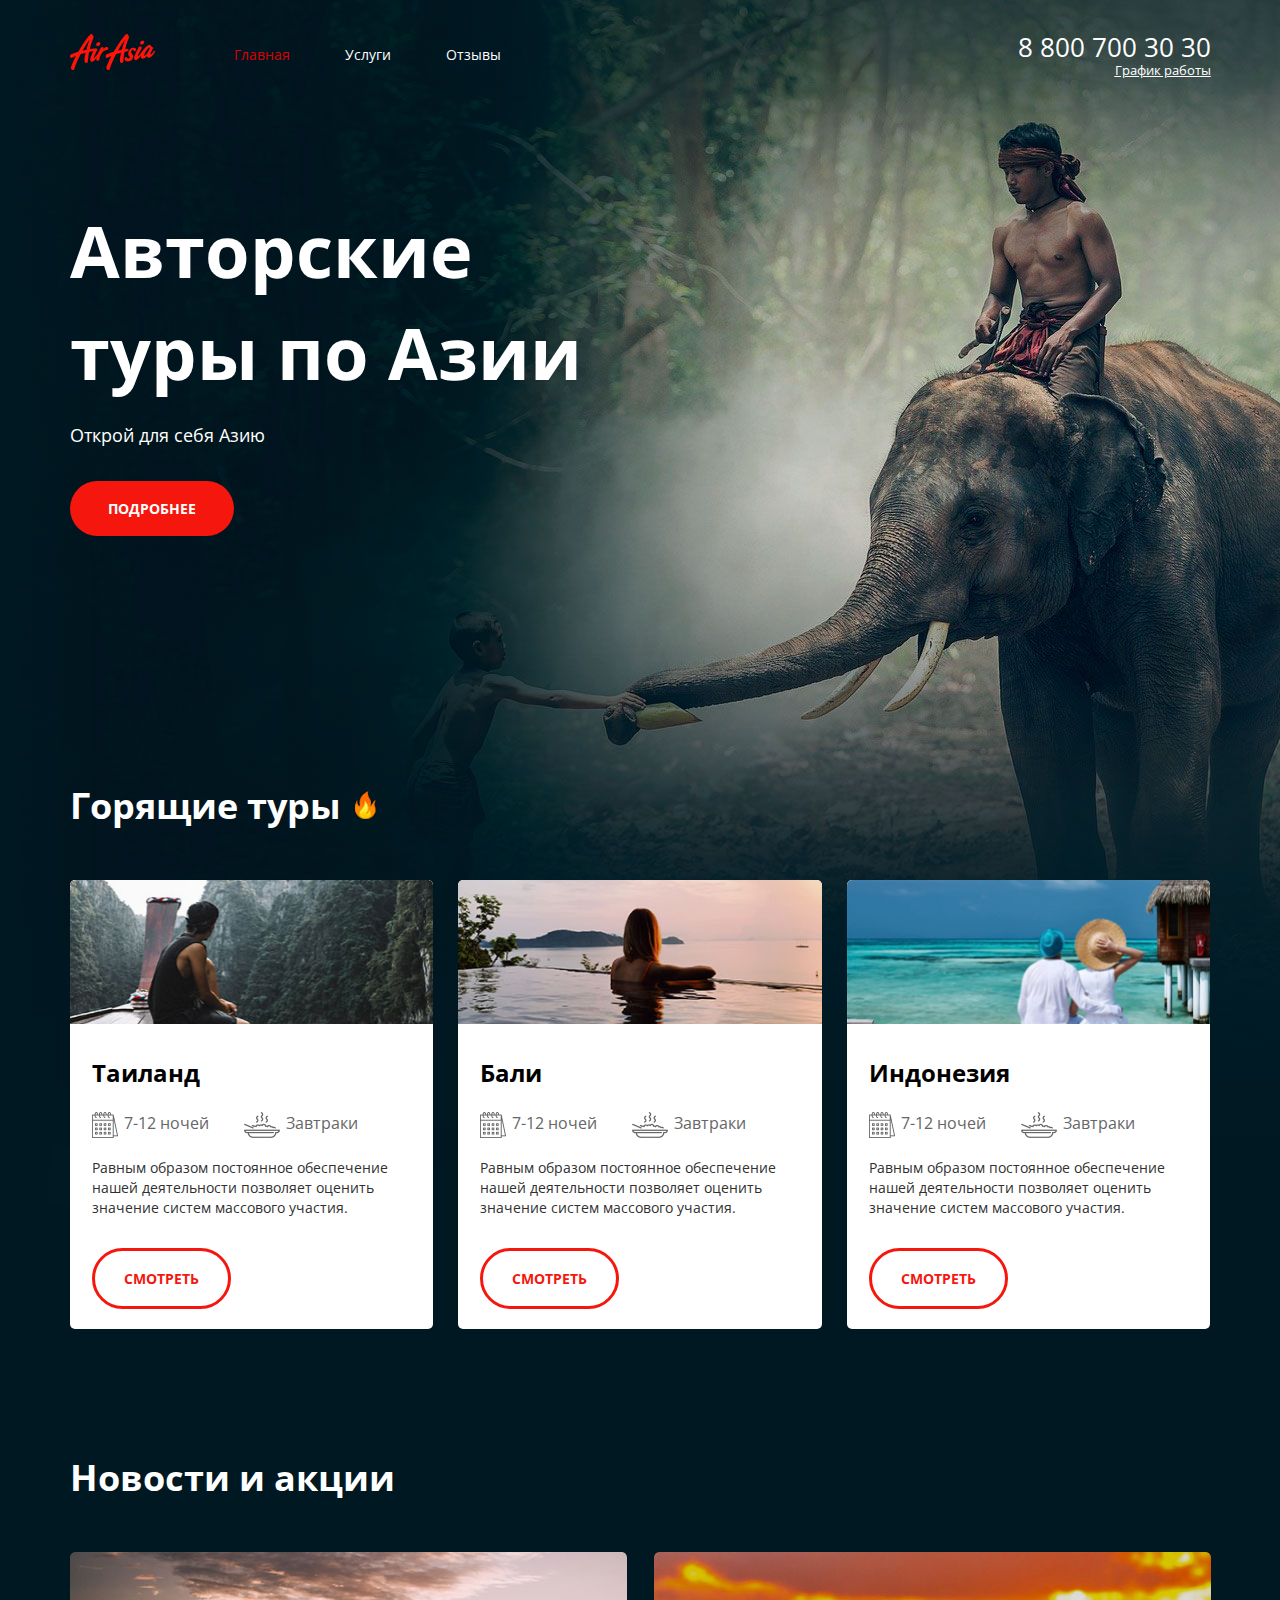
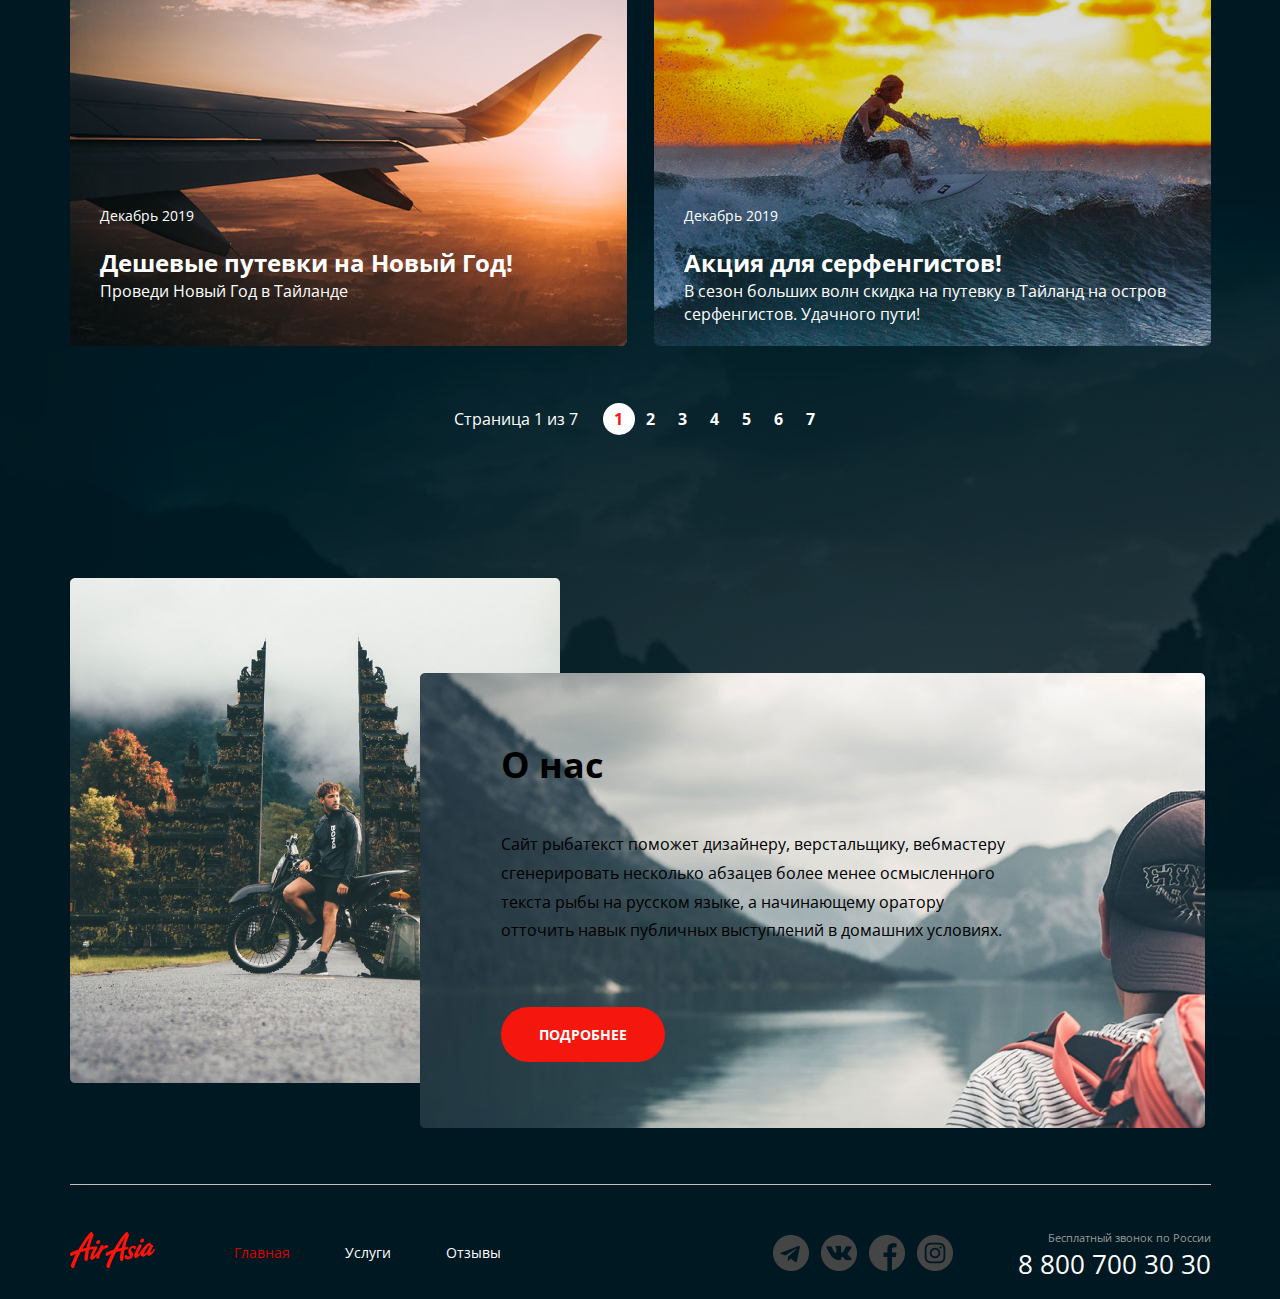
<file: index.html>
<!DOCTYPE html>
<html lang="en">

<head>
  <meta charset="UTF-8">
  <meta http-equiv="X-UA-Compatible" content="IE=edge">
  <meta name="viewport" content="width=1200, initial-scale=1.0">
  <title>Air Asia</title>
  <link rel="stylesheet" href="./css/main.css">
</head>

<body>
  <div class="wrapper wrapper--main">
      <header class="header">
        <div class="container">
          <div class="header__content">
            <div class="header__col header__col--left">
              <a href="./index.html" class="logo">
                <img src="./pictures/logo.png" alt="" class="logo__img">
              </a>
              <nav class="menu">
                <ul class="menu__list">
                  <li class="menu__item">
                    <a href="./index.html" class="menu__link menu__link-active">Главная</a>
                  </li>
                  <li class="menu__item">
                    <a href="./service.html" class="menu__link">Услуги</a>
                  </li>
                  <li class="menu__item">
                    <a href="./reviews.html" class="menu__link">Отзывы</a>
                  </li>
                </ul>
              </nav>
            </div>
            <div class="header__col header__col--right">
              <address class="contacts">
                <a href="tel:+78007003030" class="contacts__phone">8 800 700 30 30</a>
                <div class="contacts__schedule">
                  <a href="" class="shedule__link">График работы</a>
                  <div class="shedule__menu">
                    <ul class="shedule__list">
                      <li class="shedule__item shedule__item--general">пн-вс: 09:00 - 20:00</li>
                      <li class="shedule__item">Обед: 14:00 - 14:30</li>
                    </ul>
                  </div>
                </div>
              </address>
            </div>
          </div>
        </div>
      </header>
      <div class="maincontent">
        <section class="hello">
          <div class="container">
            <div class="hello__content">
              <h1 class="hello__title">Авторские туры по Азии</h1>
              <div class="hello__subtitle">Открой для себя Азию</div>
              <a href="#" class="button">Подробнее</a>
            </div>
          </div>
        </section>
        <section class="tours">
          <div class="container">
            <div class="tours__content">
              <h2 class="title tours__title">Горящие туры</h2>
              <img src="./pictures/content/fire.png" alt="" class="title__fire">
              <ul class="tours__list">
                <li class="tours__item">
                  <img src="./pictures/content/river.png" alt="" class="tours__img">
                  <div class="tours__card">
                    <h3 class="tours__subtitle">Таиланд</h3>
                    <ul class="tours__features">
                      <li class="tours__feature">
                        <img src="./pictures/content/calendar.png" alt="" class="tours__feature-img">
                        <div class="tours__feature-text">7-12 ночей</div>
                      </li>
                      <li class="tours__feature">
                        <img src="./pictures/content/meal.png" alt="" class="tours__feature-img">
                        <div class="tours__feature-text">Завтраки</div>
                      </li>
                    </ul>
                    <p class="tours__text">Равным образом постоянное обеспечение нашей деятельности позволяет оценить
                      значение систем массового участия.</p>
                    <a href="#" class="button button--light tours__button">Смотреть</a>
                  </div>
                </li>
                <li class="tours__item">
                  <img src="./pictures/content/pool.png" alt="" class="tours__img">
                  <div class="tours__card">
                    <h3 class="tours__subtitle">Бали</h3>
                    <ul class="tours__features">
                      <li class="tours__feature">
                        <img src="./pictures/content/calendar.png" alt="" class="tours__feature-img">
                        <div class="tours__feature-text">7-12 ночей</div>
                      </li>
                      <li class="tours__feature">
                        <img src="./pictures/content/meal.png" alt="" class="tours__feature-img">
                        <div class="tours__feature-text">Завтраки</div>
                      </li>
                    </ul>
                    <p class="tours__text">Равным образом постоянное обеспечение нашей деятельности позволяет оценить
                      значение систем массового участия.</p>
                    <a href="#" class="button button--light tours__button">Смотреть</a>
                  </div>
                </li>
                <li class="tours__item">
                  <img src="./pictures/content/ocean.png" alt="" class="tours__img">
                  <div class="tours__card">
                    <h3 class="tours__subtitle">Индонезия</h3>
                    <ul class="tours__features">
                      <li class="tours__feature">
                        <img src="./pictures/content/calendar.png" alt="" class="tours__feature-img">
                        <div class="tours__feature-text">7-12 ночей</div>
                      </li>
                      <li class="tours__feature">
                        <img src="./pictures/content/meal.png" alt="" class="tours__feature-img">
                        <div class="tours__feature-text">Завтраки</div>
                      </li>
                    </ul>
                    <p class="tours__text">Равным образом постоянное обеспечение нашей деятельности позволяет оценить
                      значение систем массового участия.</p>
                    <a href="#" class="button button--light tours__button">Смотреть</a>
                  </div>
                </li>
              </ul>
            </div>
          </div>
        </section>
        <section class="news">
          <div class="container">
            <div class="news__content">
              <h2 class="title news__title">Новости и акции</h2>
              <ul class="news__list">
                <li class="news__item single-news">
                  <img src="./pictures/content/plain.png" alt="" class="single-news__img">
                  <div class="single-news__content">
                    <div class="single-news__date">Декабрь 2019</div>
                    <h3 class="single-news__title">Дешевые путевки на Новый Год!</h3>
                    <p class="single-news__text">Проведи Новый Год в Тайланде</p>
                  </div>
                </li>
                <li class="news__item single-news">
                  <img src="./pictures/content/Surfer.png" alt="" class="single-news__img">
                  <div class="single-news__content">
                    <div class="single-news__date">Декабрь 2019</div>
                    <h3 class="single-news__title">Акция для серфенгистов!</h3>
                    <p class="single-news__text">В сезон больших волн скидка на путевку в Тайланд на остров серфенгистов.
                      Удачного пути!</p>
                  </div>
                </li>
              </ul>
              <div class="pagination">
                <div class="pagination__title">Страница 1 из 7</div>
                <ul class="pagination__list">
                  <li class="pagination__item pagination__item--active">
                    <a href="#" class="pagination__link">1</a>
                  </li>
                  <li class="pagination__item">
                    <a href="#" class="pagination__link">2</a>
                  </li>
                  <li class="pagination__item">
                    <a href="#" class="pagination__link">3</a>
                  </li>
                  <li class="pagination__item">
                    <a href="#" class="pagination__link">4</a>
                  </li>
                  <li class="pagination__item">
                    <a href="#" class="pagination__link">5</a>
                  </li>
                  <li class="pagination__item">
                    <a href="#" class="pagination__link">6</a>
                  </li>
                  <li class="pagination__item">
                    <a href="#" class="pagination__link">7</a>
                  </li>
                </ul>
              </div>
            </div>
          </div>
        </section>
        <section class="about">
          <div class="container about__container">
              <div class="about__content">
                <h2 class="title title--dark about__title">О нас</h2>
                <p class="about__text">Сайт рыбатекст поможет дизайнеру, верстальщику, вебмастеру сгенерировать несколько
                  абзацев более менее осмысленного текста рыбы на русском языке, а начинающему оратору отточить навык
                  публичных выступлений в домашних условиях.</p>
                <a href="#" class="button about__button">Подробнее</a>
              </div>
          </div>
        </section>
      </div>
    <footer class="footer">
      <div class="container">
        <div class="footer__content">
          <div class="footer__col footer__col--left">
            <a href="./index.html" class="logo">
              <img src="./pictures/logo.png" alt="" class="logo__img">
            </a>
            <nav class="menu">
              <ul class="menu__list">
                <li class="menu__item">
                  <a href="./index.html" class="menu__link menu__link-active">Главная</a>
                </li>
                <li class="menu__item">
                  <a href="./service.html" class="menu__link">Услуги</a>
                </li>
                <li class="menu__item">
                  <a href="./reviews.html" class="menu__link">Отзывы</a>
                </li>
              </ul>
            </nav>
          </div>
          <div class="footer__col footer__col--right">
            <ul class="social">
              <li class="social__item">
                <a href="#" class="social__link social__item--icon--telegram">
                </a>
              </li>
              <li class="social__item">
                <a href="#" class="social__link social__item--icon--vk">
                </a>
              </li>
              <li class="social__item">
                <a href="#" class="social__link social__item--icon--fb">
                </a>
              </li>
              <li class="social__item">
                <a href="#" class="social__link social__item--icon--inst">
                </a>
              </li>
            </ul>
            <address class="contacts">
              <div class="contacts__call">Бесплатный звонок по России</div>
              <a href="tel:+78007003030" class="contacts__phone">8 800 700 30 30</a>
            </address>
          </div>
        </div>
      </div>
    </footer>
  </div>
</body>

</html>
</file>
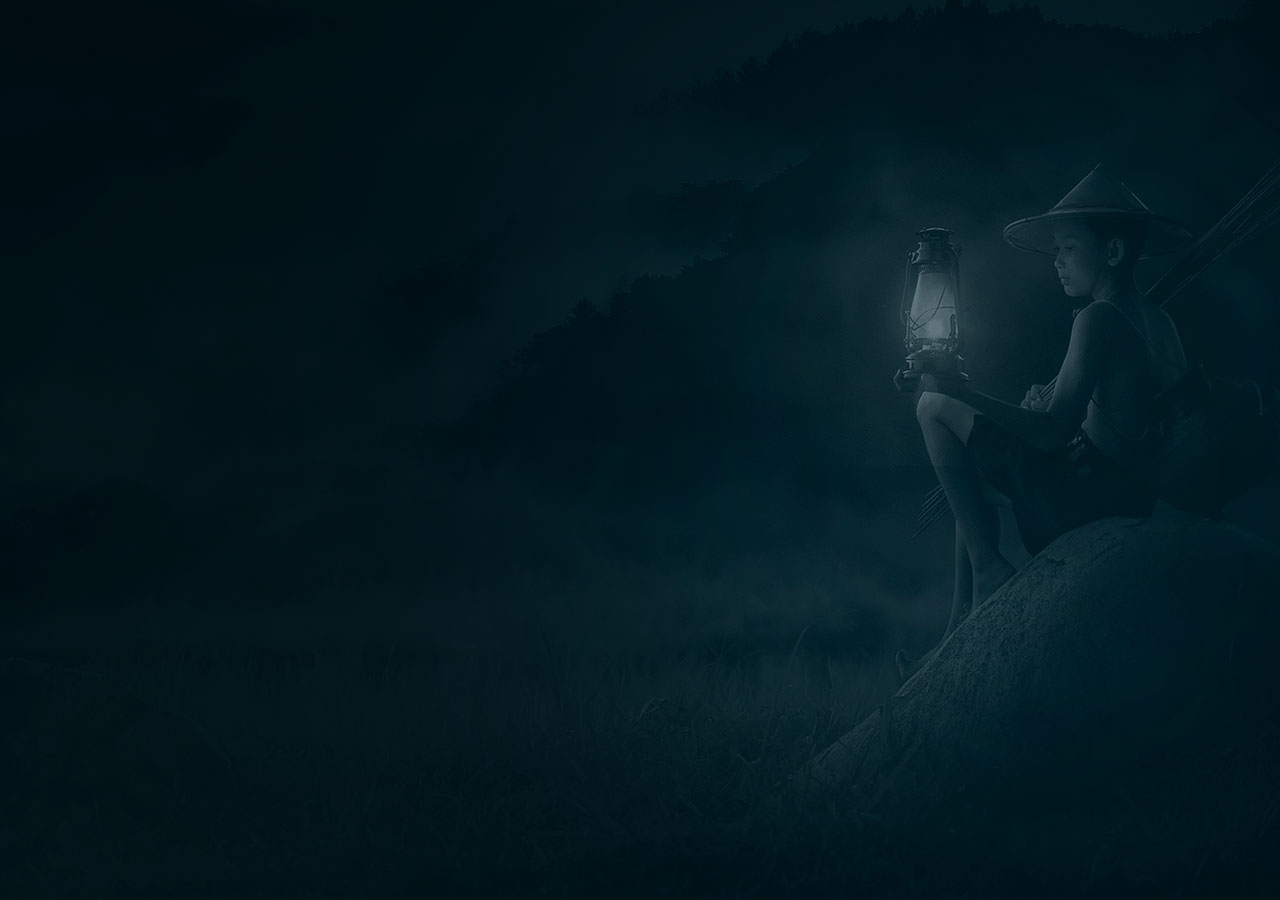
<file: hello.html>
<!DOCTYPE html>
<html lang="en">

<head>
  <meta charset="UTF-8">
  <meta http-equiv="X-UA-Compatible" content="IE=edge">
  <meta name="viewport" content="width=device-width, initial-scale=1.0">
  <title>Air Asia</title>
  <link rel="stylesheet" href="./css/main.css">
</head>

<body>
  <div class="wrapper wrapper--input">
    <div class="input">
      <div class="container input__container">
        <a href="./index.html" class="logo logo--input">
          <img src="./pictures/logohello.png" alt="" class="logo__img">
        </a>
        <div class="input__subtitle">Открой для себя Азию</div>
      </div>
      <a href="./index.html" class="button input__button">Войти</a>
    </div>
  </div>
</body>
</html>
</file>
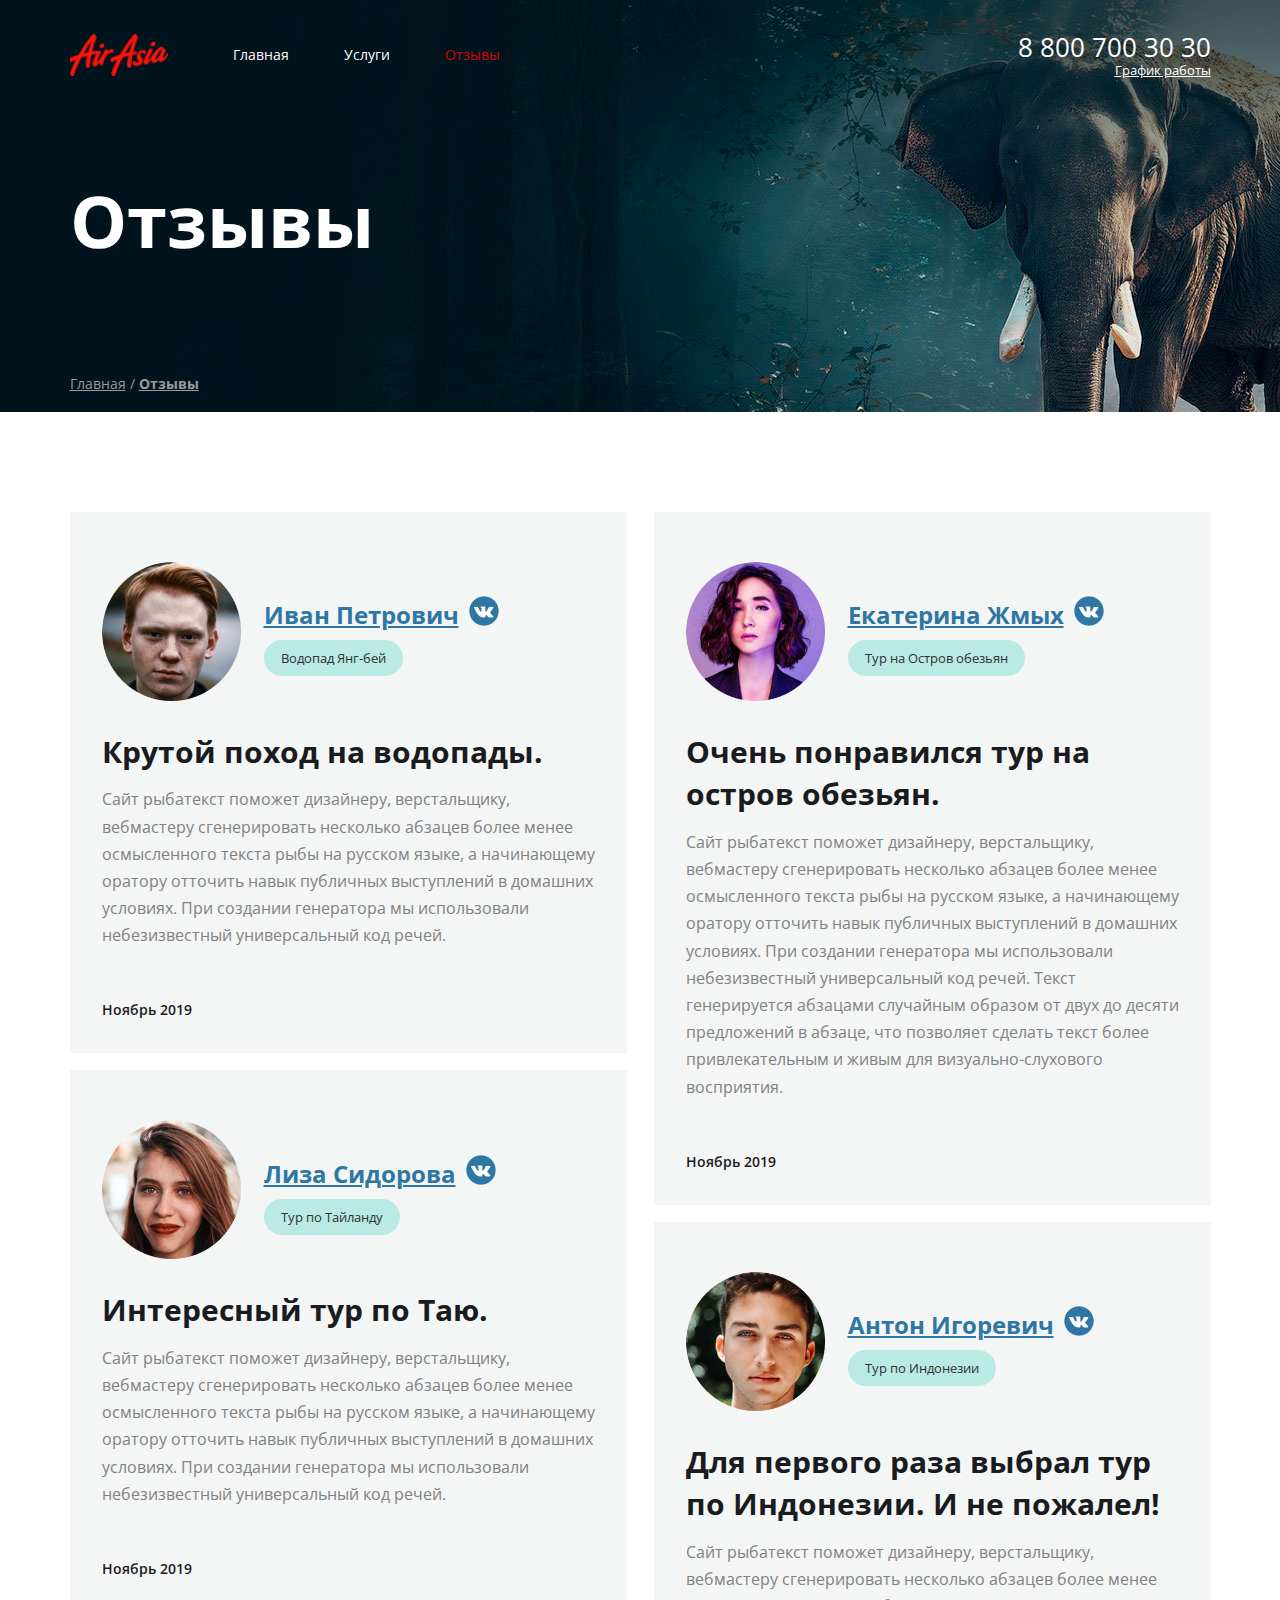
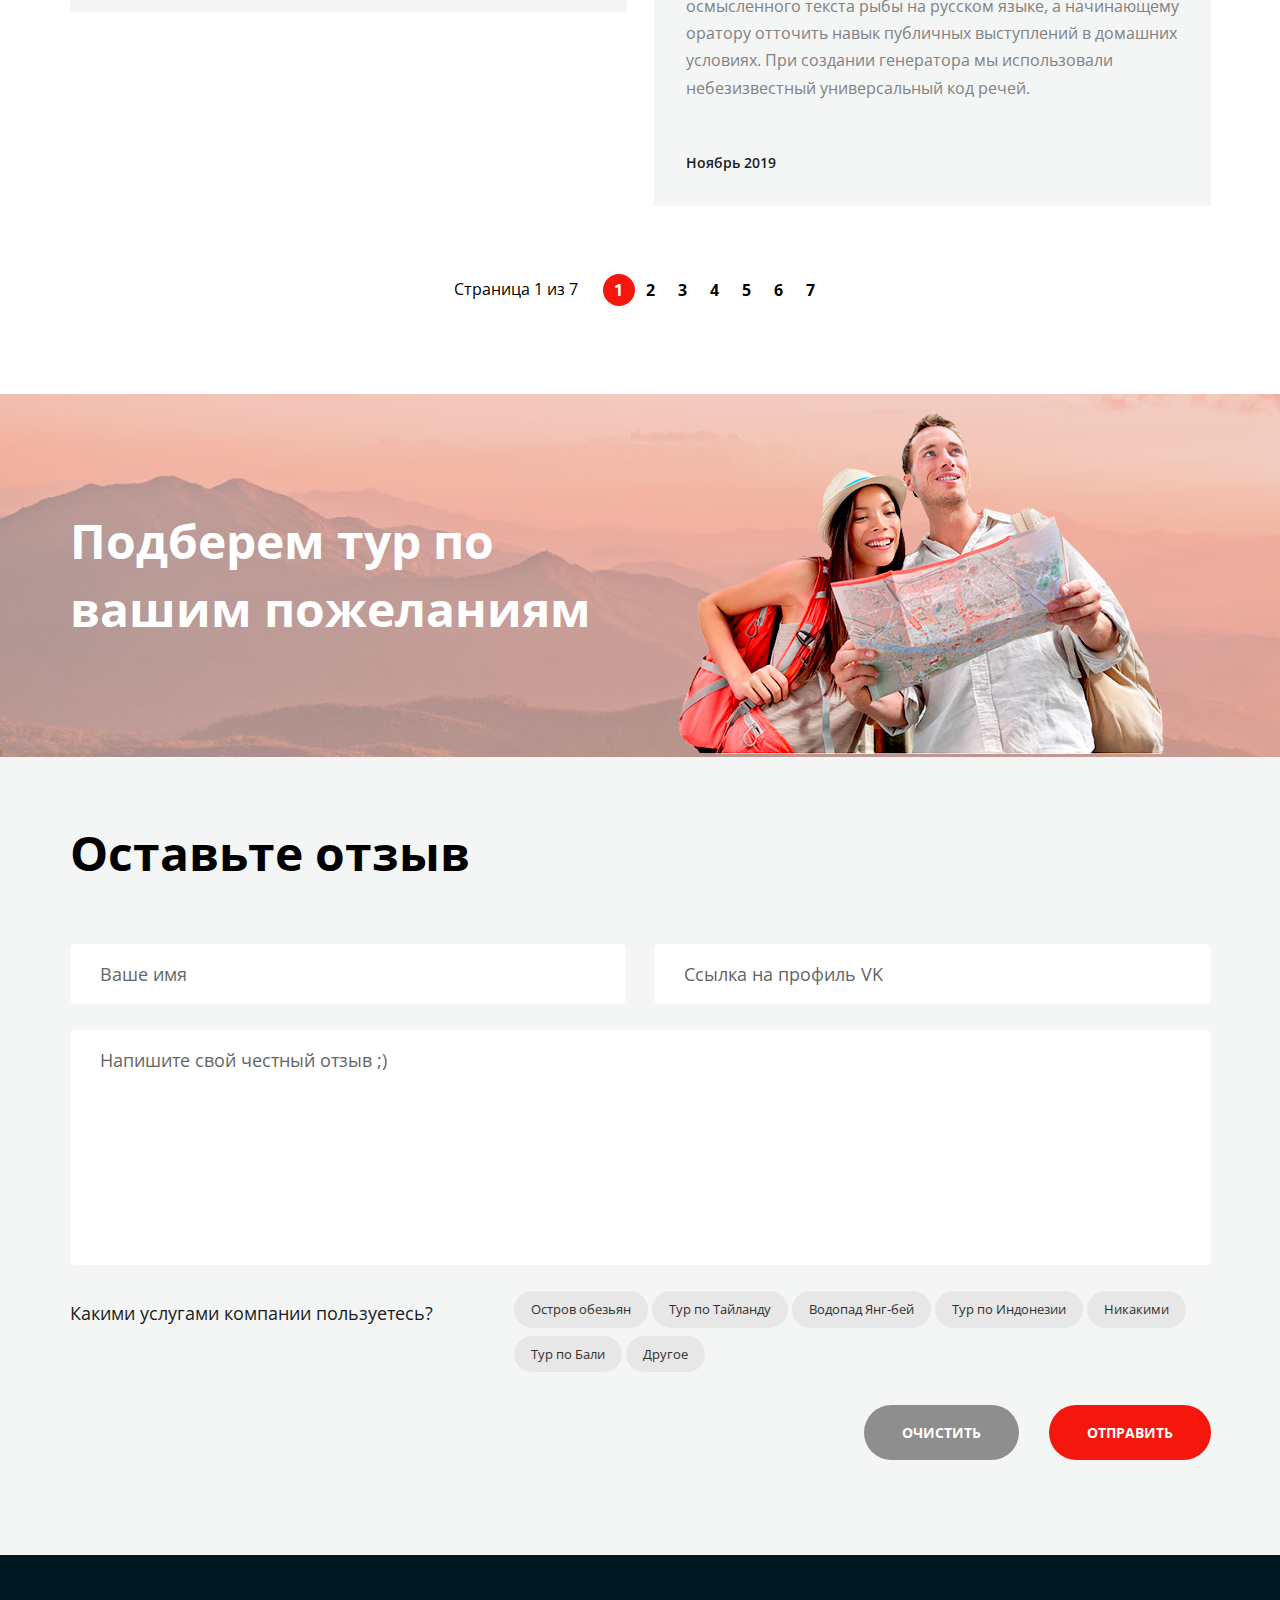
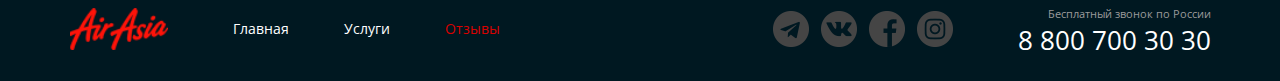
<file: reviews.html>
<!DOCTYPE html>
<html lang="en">

<head>
  <meta charset="UTF-8">
  <meta http-equiv="X-UA-Compatible" content="IE=edge">
  <meta name="viewport" content="width=device-width, initial-scale=1.0">
  <title>Air Asia</title>
  <link rel="stylesheet" href="./css/main.css">
</head>

<body>
  <div class="wrapper wrapper--inner">
    <header class="header">
      <div class="container">
        <div class="header__content">
          <div class="header__col header__col--left">
            <a href="./index.html" class="logo logo--inner">
              <img src="./pictures/logo.png" alt="" class="logo__img">
            </a>
            <nav class="menu">
              <ul class="menu__list">
                <li class="menu__item">
                  <a href="./index.html" class="menu__link">Главная</a>
                </li>
                <li class="menu__item">
                  <a href="./service.html" class="menu__link">Услуги</a>
                </li>
                <li class="menu__item">
                  <a href="./reviews.html" class="menu__link menu__link-active">Отзывы</a>
                </li>
              </ul>
            </nav>
          </div>
          <div class="header__col header__col--right">
            <address class="contacts">
              <a href="tel:+78007003030" class="contacts__phone">8 800 700 30 30</a>
              <div class="contacts__schedule">
                <a href="" class="shedule__link">График работы</a>
                <div class="shedule__menu">
                  <ul class="shedule__list">
                    <li class="shedule__item shedule__item--general">пн-вс: 09:00 - 20:00</li>
                    <li class="shedule__item">Обед: 14:00 - 14:30</li>
                  </ul>
                </div>
              </div>
            </address>
          </div>
        </div>
        <div class="header__discription">
          <h1 class="hello__title">Отзывы</h1>
          <ul class="breadcrumb">
            <li class="breadcrumb__item">
              <a href="./index.html" class="breadcrumb__link">Главная</a>
            </li>
            <li class="breadcrumb__item breadcrumb__item--active">
              <a href="./reviews.html" class="breadcrumb__link">Отзывы</a>
            </li>
          </ul>
        </div>
      </div>
    </header>
    <section class="reviews">
      <div class="container">
        <div class="reviews__content">
          <ul class="reviews__list">
            <li class="reviews__item review">
              <div class="review__header">
                <div class="review__photo">
                  <div class="avatar">
                    <img src="./pictures/avatar/Эллипс.png" alt="user" class="avatar__img">
                  </div>
                </div>
                <div class="review__userdata">
                  <a href="#" class="review__user">Иван Петрович</a>
                <span class="review__tag tag tag--bg--green">Водопад Янг-бей</span>
                </div>
              </div>
              <div class="reviews__inform">
                <h3 class="title title--dark review__title">Крутой поход на водопады.</h3>
                <p class="review__text"> Сайт рыбатекст поможет дизайнеру, верстальщику, вебмастеру сгенерировать
                  несколько абзацев более менее осмысленного текста рыбы на русском языке, а начинающему оратору
                  отточить навык публичных выступлений в домашних условиях. При создании генератора мы использовали
                  небезизвестный универсальный код речей.
                </p>
                <time class="review__date">Ноябрь 2019</time>
              </div>
            </li>
            <li class="reviews__item review">
              <div class="review__header">
                <div class="review__photo">
                  <div class="avatar">
                    <img src="./pictures/avatar/Эллипс2.png" alt="user" class="avatar__img">
                  </div>
                </div>
                <div class="review__userdata">
                  <a href="#" class="review__user">Лиза Сидорова</a>
                  <span class="review__tag tag tag--bg--green">Тур по Тайланду</span>
                </div>
              </div>
              <div class="reviews__inform">
                <h3 class="title title--dark review__title">Интересный тур по Таю.</h3>
                <p class="review__text"> Сайт рыбатекст поможет дизайнеру, верстальщику, вебмастеру сгенерировать
                  несколько абзацев более менее осмысленного текста рыбы на русском языке, а начинающему оратору
                  отточить навык публичных выступлений в домашних условиях. При создании генератора мы использовали
                  небезизвестный универсальный код речей.
                </p>
                <time class="review__date">Ноябрь 2019</time>
              </div>
            </li>
            <li class="reviews__item review">
              <div class="review__header">
                <div class="review__photo">
                  <div class="avatar">
                    <img src="./pictures/avatar/Эллипс1.png" alt="user" class="avatar__img">
                  </div>
                </div>
                <div class="review__userdata">
                  <a href="#" class="review__user">Екатерина Жмых</a>
                  <span class="review__tag tag tag--bg--green">Тур на Остров обезьян</span>
                </div>
              </div>
              <div class="reviews__inform">
                <h3 class="title title--dark review__title">Очень понравился тур на остров обезьян.</h3>
                <p class="review__text"> Сайт рыбатекст поможет дизайнеру, верстальщику, вебмастеру сгенерировать
                  несколько абзацев более менее осмысленного текста рыбы на русском языке, а начинающему оратору
                  отточить навык публичных выступлений в домашних условиях. При создании генератора мы использовали
                  небезизвестный универсальный код речей. Текст генерируется абзацами случайным образом от двух до
                  десяти предложений в абзаце, что позволяет сделать текст более привлекательным и живым для
                  визуально-слухового восприятия.
                </p>
                <time class="review__date">Ноябрь 2019</time>
              </div>
            </li>
            <li class="reviews__item review">
              <div class="review__header">
                <div class="review__photo">
                  <div class="avatar">
                    <img src="./pictures/avatar/Эллипс3.png" alt="user" class="avatar__img">
                  </div>
                </div>
                <div class="review__userdata">
                  <a href="#" class="review__user">Антон Игоревич</a>
                  <span class="review__tag tag tag--bg--green">Тур по Индонезии</span>
                </div>
              </div>
              <div class="reviews__inform">
                <h3 class="title title--dark review__title">Для первого раза выбрал тур по Индонезии. И не пожалел!</h3>
                <p class="review__text"> Сайт рыбатекст поможет дизайнеру, верстальщику, вебмастеру сгенерировать
                  несколько абзацев более менее осмысленного текста рыбы на русском языке, а начинающему оратору
                  отточить навык публичных выступлений в домашних условиях. При создании генератора мы использовали
                  небезизвестный универсальный код речей.
                </p>
                <time class="review__date">Ноябрь 2019</time>
              </div>
            </li>
          </ul>
          <div class="pagination pagination__dark">
            <div class="pagination__title">Страница 1 из 7</div>
            <ul class="pagination__list">
              <li class="pagination__item pagination__item--active">
                <a href="#" class="pagination__link">1</a>
              </li>
              <li class="pagination__item">
                <a href="#" class="pagination__link">2</a>
              </li>
              <li class="pagination__item">
                <a href="#" class="pagination__link">3</a>
              </li>
              <li class="pagination__item">
                <a href="#" class="pagination__link">4</a>
              </li>
              <li class="pagination__item">
                <a href="#" class="pagination__link">5</a>
              </li>
              <li class="pagination__item">
                <a href="#" class="pagination__link">6</a>
              </li>
              <li class="pagination__item">
                <a href="#" class="pagination__link">7</a>
              </li>
            </ul>
          </div>
        </div>
      </div>
    </section>
    <section class="marketing">
      <div class="container">
        <div class="marketing__content">
          <h2 class="title marketing__title">Подберем тур по вашим пожеланиям</h2>
        </div>
      </div>
    </section>
    <section class="estimate">
      <div class="container">
        <div class="estimate__content">
          <h2 class="title title--dark estimate__title">Оставьте отзыв</h2>
          <form class="form">
            <div class="form__row">
              <input type="text" placeholder="Ваше имя" class="form__input" name="name">
              <input type="text" placeholder="Ссылка на профиль VK" class="form__input" name="social">
            </div>
            <div class="form__row">
              <textarea class="form__input form__input--textarea" placeholder="Напишите свой честный отзыв ;)" name="comment"></textarea>
            </div>
            <div class="form__controls">
              <div class="form__controls-title">Какими услугами компании пользуетесь?</div>
              <ul class="controls">
                <li class="controls__item">
                  <label class="controls__elem">
                    <input type="radio" name="service" class="controls__radio" id="monkeys">
                    <div class="tag controls__tag">Остров обезьян</div>
                  </label>
                </li>
                <li class="controls__item">
                  <label class="controls__elem">
                    <input type="radio" name="service" class="controls__radio" id="thailand">
                    <div class="tag controls__tag">Тур по Тайланду</div>
                  </label>
                </li>
                <li class="controls__item">
                  <label class="controls__elem">
                    <input type="radio" name="service" class="controls__radio" id="waterfall">
                    <div class="tag controls__tag">Водопад Янг-бей</div>
                  </label>
                </li>
                <li class="controls__item">
                  <label class="controls__elem">
                    <input type="radio" name="service" class="controls__radio" id="indonesia">
                    <div class="tag controls__tag">Тур по Индонезии</div>
                  </label>
                </li>
                <li class="controls__item">
                  <label class="controls__elem">
                    <input type="radio" name="service" class="controls__radio" id="noone">
                    <div class="tag controls__tag">Никакими</div>
                  </label>
                </li>
                <li class="controls__item">
                  <label class="controls__elem">
                    <input type="radio" name="service" class="controls__radio" id="bali">
                    <div class="tag controls__tag">Тур по Бали</div>
                  </label>
                </li>
                <li class="controls__item">
                  <label class="controls__elem">
                    <input type="radio" name="service" class="controls__radio" id="other">
                    <div class="tag controls__tag">Другое</div>
                  </label>
                </li>
              </ul>
            </div>
            <div class="form__buttons">
              <button type="reset" class="button form__button button--dark">Очистить</button>
              <button type="submit" class="button form__button">Отправить</button>
            </div>
          </form>
        </div>
      </div>
    </section>
    <footer class="footer">
      <div class="container">
        <div class="footer__content footer__content--inner">
          <div class="footer__col footer__col--left">
            <a href="./index.html" class="logo logo--inner">
              <img src="./pictures/logo.png" alt="" class="logo__img">
            </a>
            <nav class="menu">
              <ul class="menu__list">
                <li class="menu__item">
                  <a href="./index.html" class="menu__link">Главная</a>
                </li>
                <li class="menu__item">
                  <a href="./service.html" class="menu__link">Услуги</a>
                </li>
                <li class="menu__item">
                  <a href="./reviews.html" class="menu__link menu__link-active">Отзывы</a>
                </li>
              </ul>
            </nav>
          </div>
          <div class="footer__col footer__col--right">
            <ul class="social">
              <li class="social__item">
                <a href="#" class="social__link social__item--icon--telegram">
                </a>
              </li>
              <li class="social__item">
                <a href="#" class="social__link social__item--icon--vk">
                </a>
              </li>
              <li class="social__item">
                <a href="#" class="social__link social__item--icon--fb">
                </a>
              </li>
              <li class="social__item">
                <a href="#" class="social__link social__item--icon--inst">
                </a>
              </li>
            </ul>
            <address class="contacts">
              <div class="contacts__call">Бесплатный звонок по России</div>
              <a href="tel:+78007003030" class="contacts__phone">8 800 700 30 30</a>
            </address>
          </div>
      
        </div>
      </div>
    </footer>
  </div>
</body>

</html>
</file>
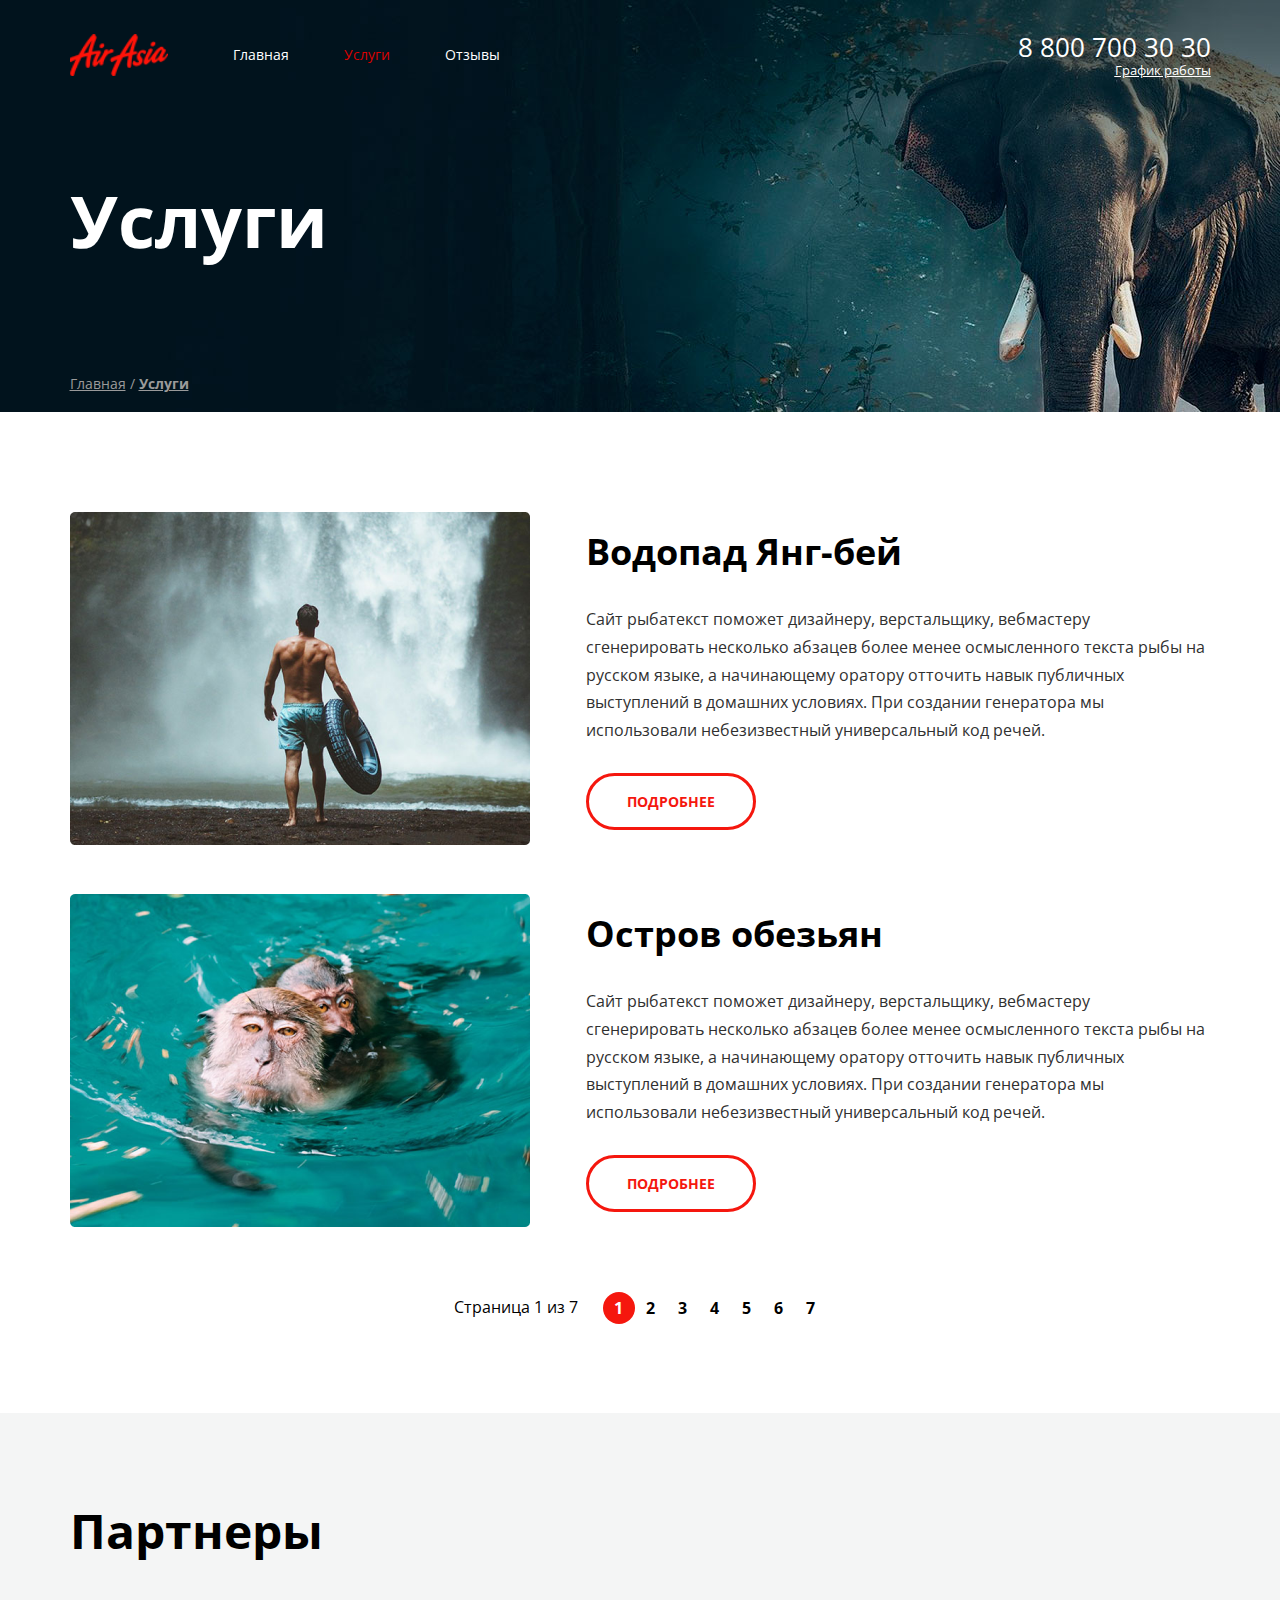
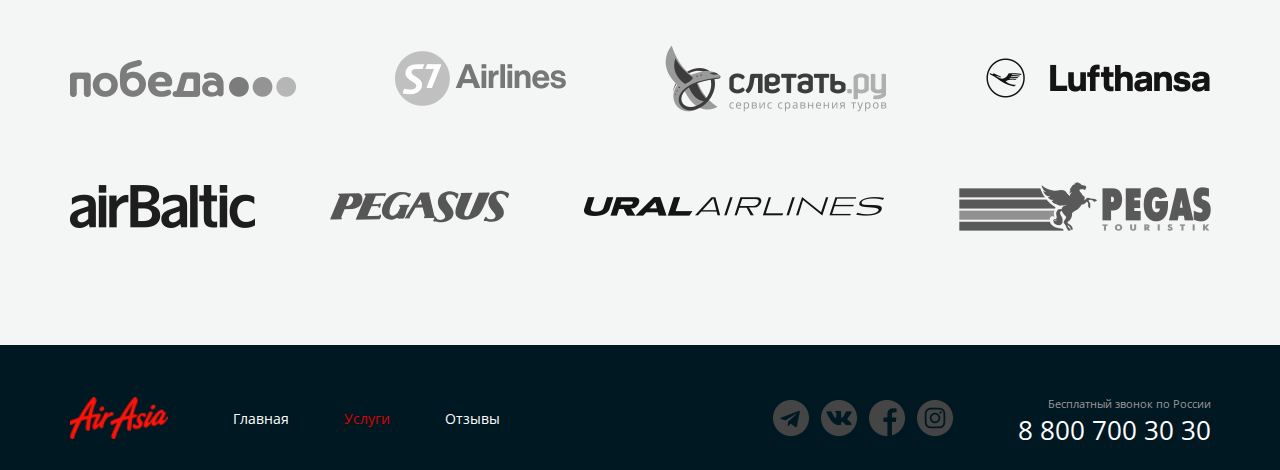
<file: service.html>
<!DOCTYPE html>
<html lang="en">

<head>
  <meta charset="UTF-8">
  <meta http-equiv="X-UA-Compatible" content="IE=edge">
  <meta name="viewport" content="width=device-width, initial-scale=1.0">
  <title>Air Asia</title>
  <link rel="stylesheet" href="./css/main.css">
</head>

<body>
  <div class="wrapper wrapper--inner">
    <header class="header">
      <div class="container">
        <div class="header__content">
          <div class="header__col header__col--left">
            <a href="./index.html" class="logo logo--inner">
              <img src="./pictures/logo.png" alt="" class="logo__img">
            </a>
            <nav class="menu">
              <ul class="menu__list">
                <li class="menu__item">
                  <a href="./index.html" class="menu__link">Главная</a>
                </li>
                <li class="menu__item">
                  <a href="./service.html" class="menu__link menu__link-active">Услуги</a>
                </li>
                <li class="menu__item">
                  <a href="./reviews.html" class="menu__link">Отзывы</a>
                </li>
              </ul>
            </nav>
          </div>
          <div class="header__col header__col--right">
            <address class="contacts">
              <a href="tel:+78007003030" class="contacts__phone">8 800 700 30 30</a>
              <div class="contacts__schedule">
                <a href="" class="shedule__link">График работы</a>
                <div class="shedule__menu">
                  <ul class="shedule__list">
                    <li class="shedule__item shedule__item--general">пн-вс: 09:00 - 20:00</li>
                    <li class="shedule__item">Обед: 14:00 - 14:30</li>
                  </ul>
                </div>
              </div>
            </address>
          </div>
        </div>
        <div class="header__description">
          <h1 class="hello__title">Услуги</h1>
          <ul class="breadcrumb">
            <li class="breadcrumb__item">
              <a href="./index.html" class="breadcrumb__link">Главная</a>
            </li>
            <li class="breadcrumb__item breadcrumb__item--active">
              <a href="./service.html" class="breadcrumb__link">Услуги</a>
            </li>
          </ul>
        </div>
      </div>
    </header>
    <section class="service">
      <div class="container service__container">
        <div class="service__content">
          <ul class="service__list">
            <li class="service__item">
              <img src="./pictures/content/waterfall.png" alt="" class="service__img">
              <div class="service__inform">
                <h3 class="title title--dark service__title">Водопад Янг-бей</h3>
                <p class="service__text">Сайт рыбатекст поможет дизайнеру, верстальщику, вебмастеру сгенерировать
                  несколько абзацев более менее осмысленного текста рыбы на русском языке, а начинающему оратору
                  отточить навык публичных выступлений в домашних условиях. При создании генератора мы использовали
                  небезизвестный универсальный код речей.
                </p>
                <a href="#" class="button button--light service__button">Подробнее</a>
              </div>
            </li>
            <li class="service__item">
              <img src="./pictures/content/monkeys.png" alt="" class="service__img">
              <div class="service__inform">
                <h3 class="title title--dark service__title">Остров обезьян</h3>
                <p class="service__text">Сайт рыбатекст поможет дизайнеру, верстальщику, вебмастеру сгенерировать
                  несколько абзацев более менее осмысленного текста рыбы на русском языке, а начинающему оратору
                  отточить навык публичных выступлений в домашних условиях. При создании генератора мы использовали
                  небезизвестный универсальный код речей.
                </p>
                <a href="#" class="button button--light service__button">Подробнее</a>
              </div>
            </li>
          </ul>
          <div class="pagination pagination__dark">
            <div class="pagination__title">Страница 1 из 7</div>
            <ul class="pagination__list">
              <li class="pagination__item pagination__item--active">
                <a href="#" class="pagination__link">1</a>
              </li>
              <li class="pagination__item">
                <a href="#" class="pagination__link">2</a>
              </li>
              <li class="pagination__item">
                <a href="#" class="pagination__link">3</a>
              </li>
              <li class="pagination__item">
                <a href="#" class="pagination__link">4</a>
              </li>
              <li class="pagination__item">
                <a href="#" class="pagination__link">5</a>
              </li>
              <li class="pagination__item">
                <a href="#" class="pagination__link">6</a>
              </li>
              <li class="pagination__item">
                <a href="#" class="pagination__link">7</a>
              </li>
            </ul>
          </div>
        </div>
      </div>
    </section>
    <section class="partners partners--bk--grey">
      <div class="container">
        <div class="partners__content">
          <h2 class="title title--dark partners__title">Партнеры</h2>
          <ul class="partners__list">
            <li class="partners__item partners__item--icon--pobeda">
              <a href="#" class="partners__link">
                <img src="./pictures/partners/pobedahover.png" alt="" class="partners__img">
              </a>
            </li>
            <li class="partners__item partners__item--icon--airlines">
              <a href="#" class="partners__link">
                <img src="./pictures/partners/s7hover.png" alt="" class="partners__img">
              </a>
            </li>
            <li class="partners__item partners__item--icon--sletatru">
              <a href="#" class="partners__link">
                <img src="./pictures/partners/lets-flyhover.png" alt="" class="partners__img">
              </a>
            </li>
            <li class="partners__item partners__item--icon--lufthansa">
              <a href=".#" class="partners__link">
                <img src="./pictures/partners/lufthansahover.png" alt="" class="partners__img">
              </a>
            </li>
            <li class="partners__item partners__item--icon--airbaltic">
              <a href="#" class="partners__link">
                <img src="./pictures/partners/airbaltichover.png" alt="" class="partners__img">
              </a>
            </li>
            <li class="partners__item partners__item--icon--pegasus">
              <a href="#" class="partners__link">
                <img src="./pictures/partners/pegasushover.png" alt="" class="partners__img">
              </a>
            </li>
            <li class="partners__item partners__item--icon--uralairlines">
              <a href="#" class="partners__link">
                <img src="./pictures/partners/uralhover.png" alt="" class="partners__img">
              </a>
            </li>
            <li class="partners__item partners__item--icon--pegas">
              <a href="#" class="partners__link">
                <img src="./pictures/partners/pegashover.png" alt="" class="partners__img">
              </a>
            </li>
          </ul>
        </div>
      </div>
    </section>
    <footer class="footer">
      <div class="container">
        <div class="footer__content footer__content--inner">
          <div class="footer__col footer__col--left">
            <a href="./index.html" class="logo logo--inner">
              <img src="./pictures/logo.png" alt="" class="logo__img">
            </a>
            <nav class="menu">
              <ul class="menu__list">
                <li class="menu__item">
                  <a href="./index.html" class="menu__link">Главная</a>
                </li>
                <li class="menu__item">
                  <a href="./service.html" class="menu__link menu__link-active">Услуги</a>
                </li>
                <li class="menu__item">
                  <a href="./reviews.html" class="menu__link">Отзывы</a>
                </li>
              </ul>
            </nav>
          </div>
          <div class="footer__col footer__col--right">
            <ul class="social">
              <li class="social__item">
                <a href="#" class="social__link social__item--icon--telegram">
                </a>
              </li>
              <li class="social__item">
                <a href="#" class="social__link social__item--icon--vk">
                </a>
              </li>
              <li class="social__item">
                <a href="#" class="social__link social__item--icon--fb">
                </a>
              </li>
              <li class="social__item">
                <a href="#" class="social__link social__item--icon--inst">
                </a>
              </li>
            </ul>
            <address class="contacts">
              <div class="contacts__call">Бесплатный звонок по России</div>
              <a href="tel:+78007003030" class="contacts__phone">8 800 700 30 30</a>
            </address>
          </div>
        </div>
      </div>
    </footer>
  </div>
</body>

</html>
</file>
<file: css/main.css>
@import url('./layout/fonts.css');
@import url('./layout/normalize.css');
@import url('./layout/base.css');

@import url('./blocks/title.css');
@import url('./blocks/button.css');

@import url('./blocks/wrapper.css');
@import url('./blocks/header.css');
@import url('./blocks/logo.css');
@import url('./blocks/menu.css');
@import url('./blocks/contacts.css');
@import url('./blocks/maincontent.css');
@import url('./blocks/hello.css');
@import url('./blocks/tours.css');
@import url('./blocks/news.css');
@import url('./blocks/pagination.css');
@import url('./blocks/about.css');
@import url('./blocks/footer.css');
@import url('./blocks/social.css');

@import url('./blocks/breadcrumb.css');
@import url('./blocks/service.css');
@import url('./blocks/partners.css');

@import url('./blocks/input.css');

@import url('./blocks/reviews.css');
@import url('./blocks/marketing.css');
@import url('./blocks/estimate.css');

@import url('./blocks/avatar.css');
@import url('./blocks/form.css');
</file>
